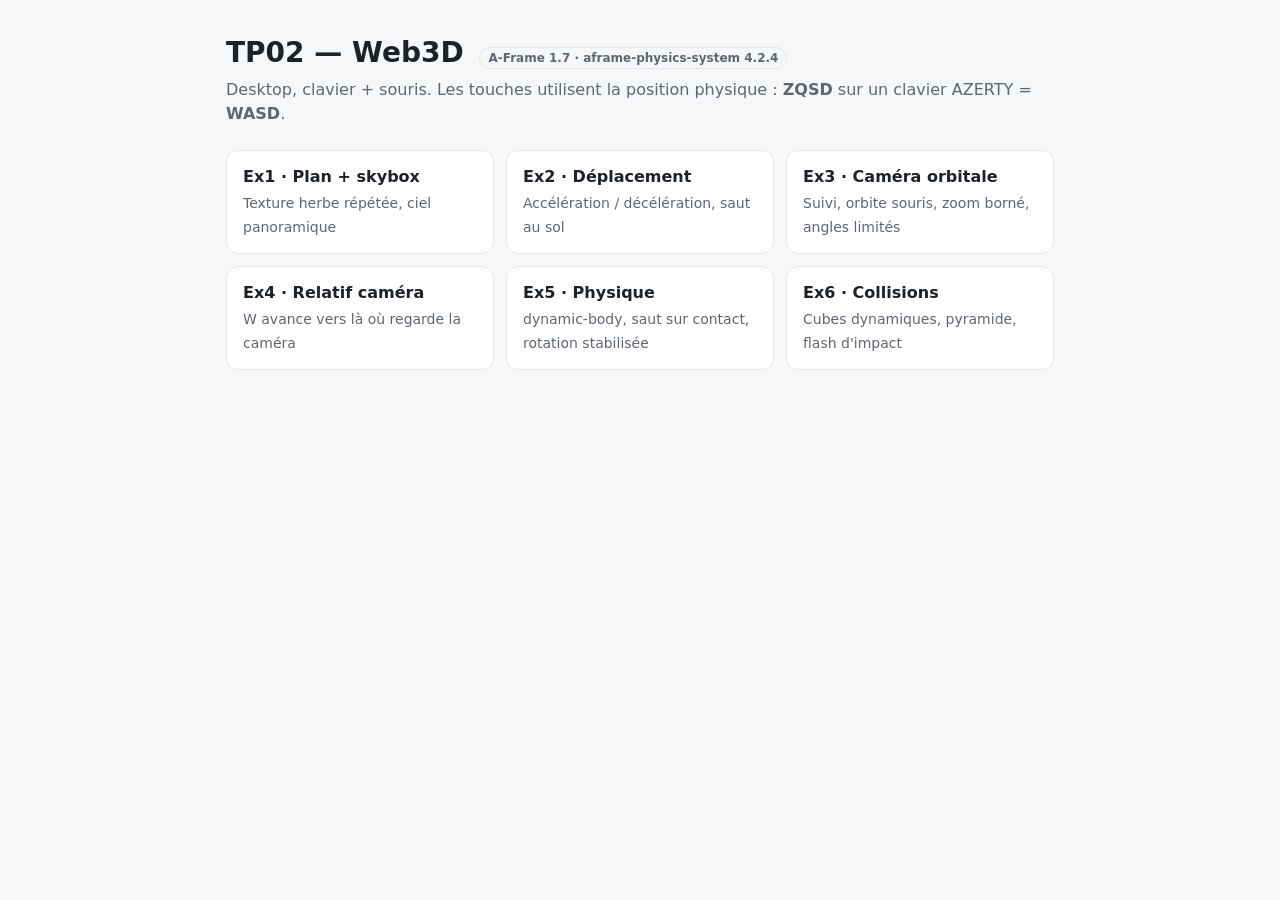
<file: index.html>
<!DOCTYPE html>
<html lang="fr">
<head>
  <meta charset="utf-8">
  <title>TP02 — Web3D</title>
  <meta name="viewport" content="width=device-width, initial-scale=1">
  <link rel="stylesheet" href="css/hub.css">
</head>
<body>
<main>
  <h1>TP02 — Web3D <span class="tag">A-Frame 1.7 · aframe-physics-system 4.2.4</span></h1>
  <p class="lead">Desktop, clavier + souris. Les touches utilisent la position physique : <b>ZQSD</b> sur un clavier AZERTY = <b>WASD</b>.</p>
  <div class="grid">
    <a class="card" href="ex1.html"><b>Ex1 · Plan + skybox</b><span>Texture herbe répétée, ciel panoramique</span></a>
    <a class="card" href="ex2.html"><b>Ex2 · Déplacement</b><span>Accélération / décélération, saut au sol</span></a>
    <a class="card" href="ex3.html"><b>Ex3 · Caméra orbitale</b><span>Suivi, orbite souris, zoom borné, angles limités</span></a>
    <a class="card" href="ex4.html"><b>Ex4 · Relatif caméra</b><span>W avance vers là où regarde la caméra</span></a>
    <a class="card" href="ex5.html"><b>Ex5 · Physique</b><span>dynamic-body, saut sur contact, rotation stabilisée</span></a>
    <a class="card" href="ex6.html"><b>Ex6 · Collisions</b><span>Cubes dynamiques, pyramide, flash d'impact</span></a>
  </div>
</main>
</body>
</html>
</file>
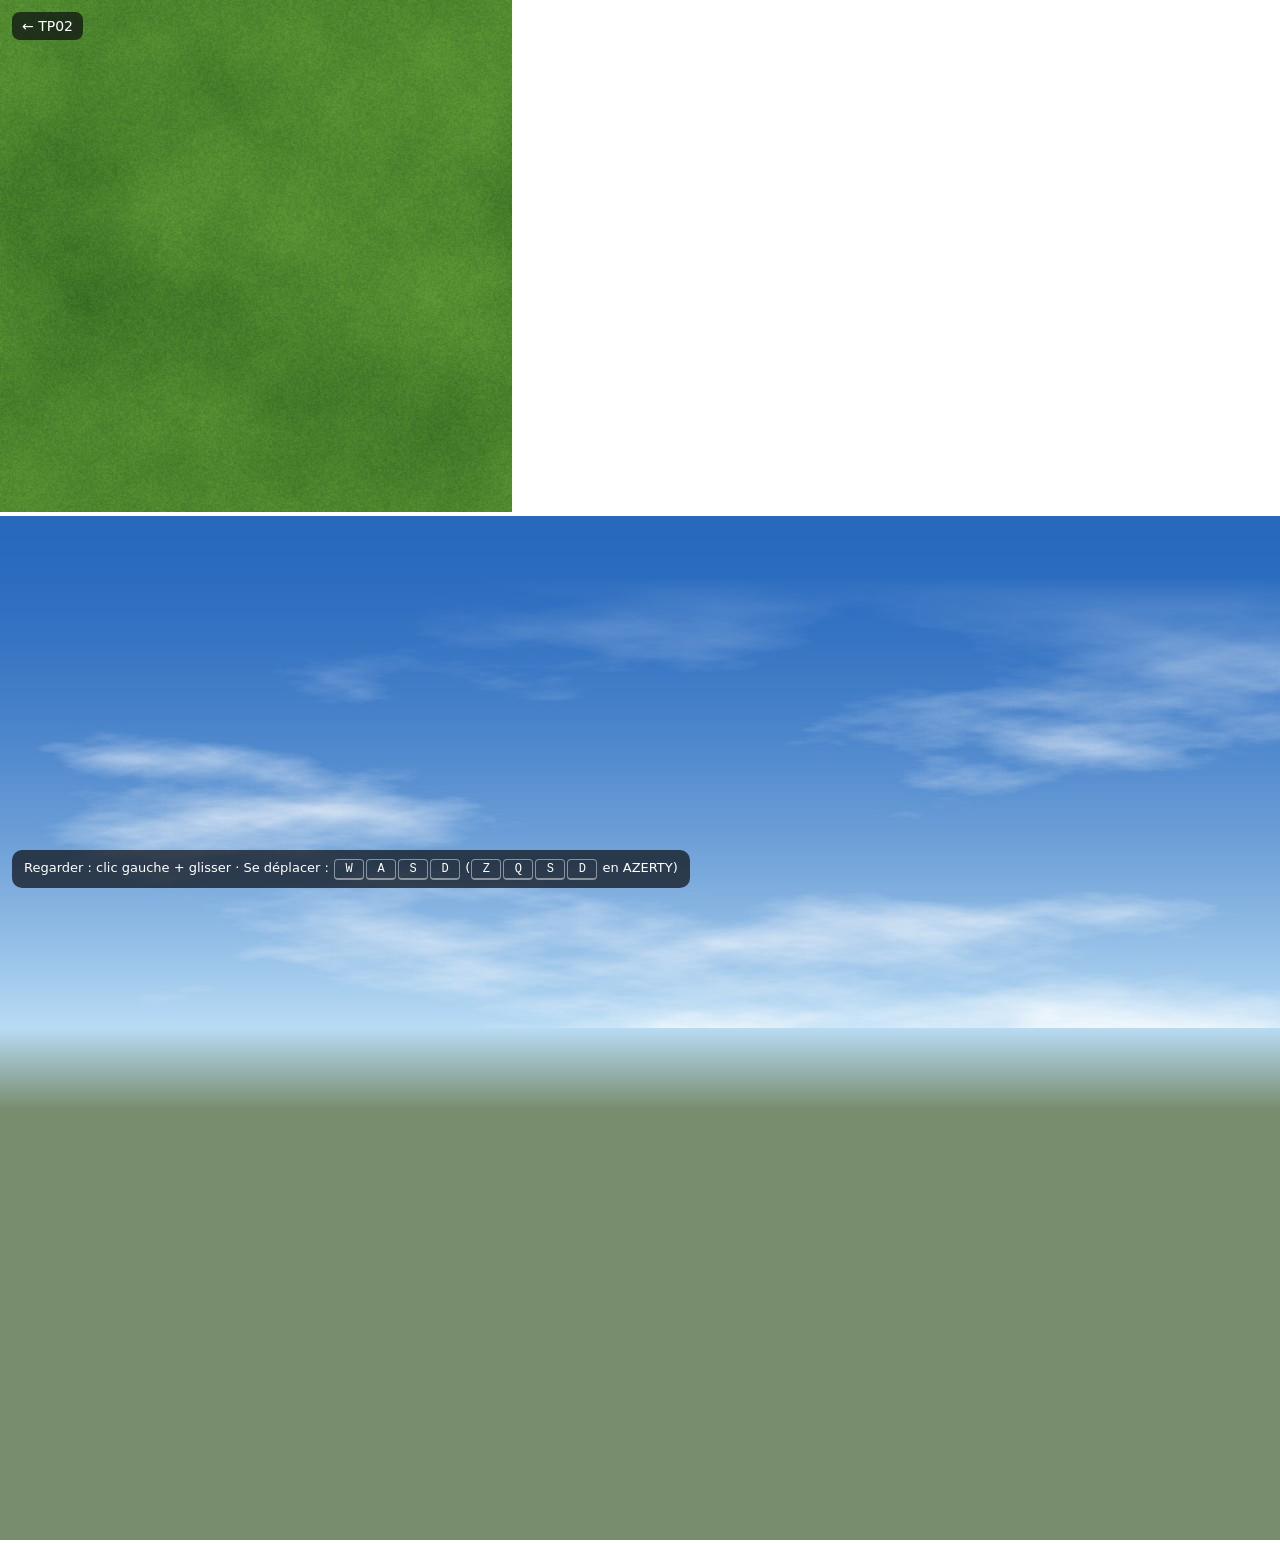
<file: ex1.html>
<!DOCTYPE html>
<html lang="fr">
<head>
  <meta charset="utf-8">
  <title>TP02 · Ex1 — Plan herbe + skybox</title>
  <meta name="viewport" content="width=device-width, initial-scale=1">
  <script src="https://aframe.io/releases/1.7.0/aframe.min.js"></script>
  <link rel="stylesheet" href="css/hud.css">
</head>
<body>
  <a class="back" href="./">← TP02</a>
  <div class="hud">Regarder : clic gauche + glisser · Se déplacer : <kbd>W</kbd><kbd>A</kbd><kbd>S</kbd><kbd>D</kbd> (<kbd>Z</kbd><kbd>Q</kbd><kbd>S</kbd><kbd>D</kbd> en AZERTY)</div>

  <a-scene renderer="antialias: true; anisotropy: 8">
    <!-- Préchargement des textures (asset management system) -->
    <a-assets>
      <img id="grass" src="assets/grass.jpg">
      <img id="sky" src="assets/sky.jpg">
    </a-assets>

    <!--
      Sol : plan horizontal (rotation -90° sur X) de 200 x 200 unités.
      repeat: 50 50 => la texture 512px est répétée 50 fois (1 tuile = 4 m) :
      sans repeat elle serait étirée et floue. La texture est "tileable" (sans couture).
    -->
    <a-plane rotation="-90 0 0" width="200" height="200"
             material="src: #grass; repeat: 50 50; roughness: 1"></a-plane>

    <!--
      Skybox : <a-sky> est une grande sphère inversée texturée par une image
      panoramique équirectangulaire (ratio 2:1).
    -->
    <a-sky src="#sky"></a-sky>

    <a-entity light="type: ambient; intensity: 0.6"></a-entity>
    <a-entity light="type: directional; intensity: 0.9" position="-5 10 4"></a-entity>

    <a-entity camera position="0 1.6 4" look-controls wasd-controls="acceleration: 40"></a-entity>
  </a-scene>
</body>
</html>
</file>
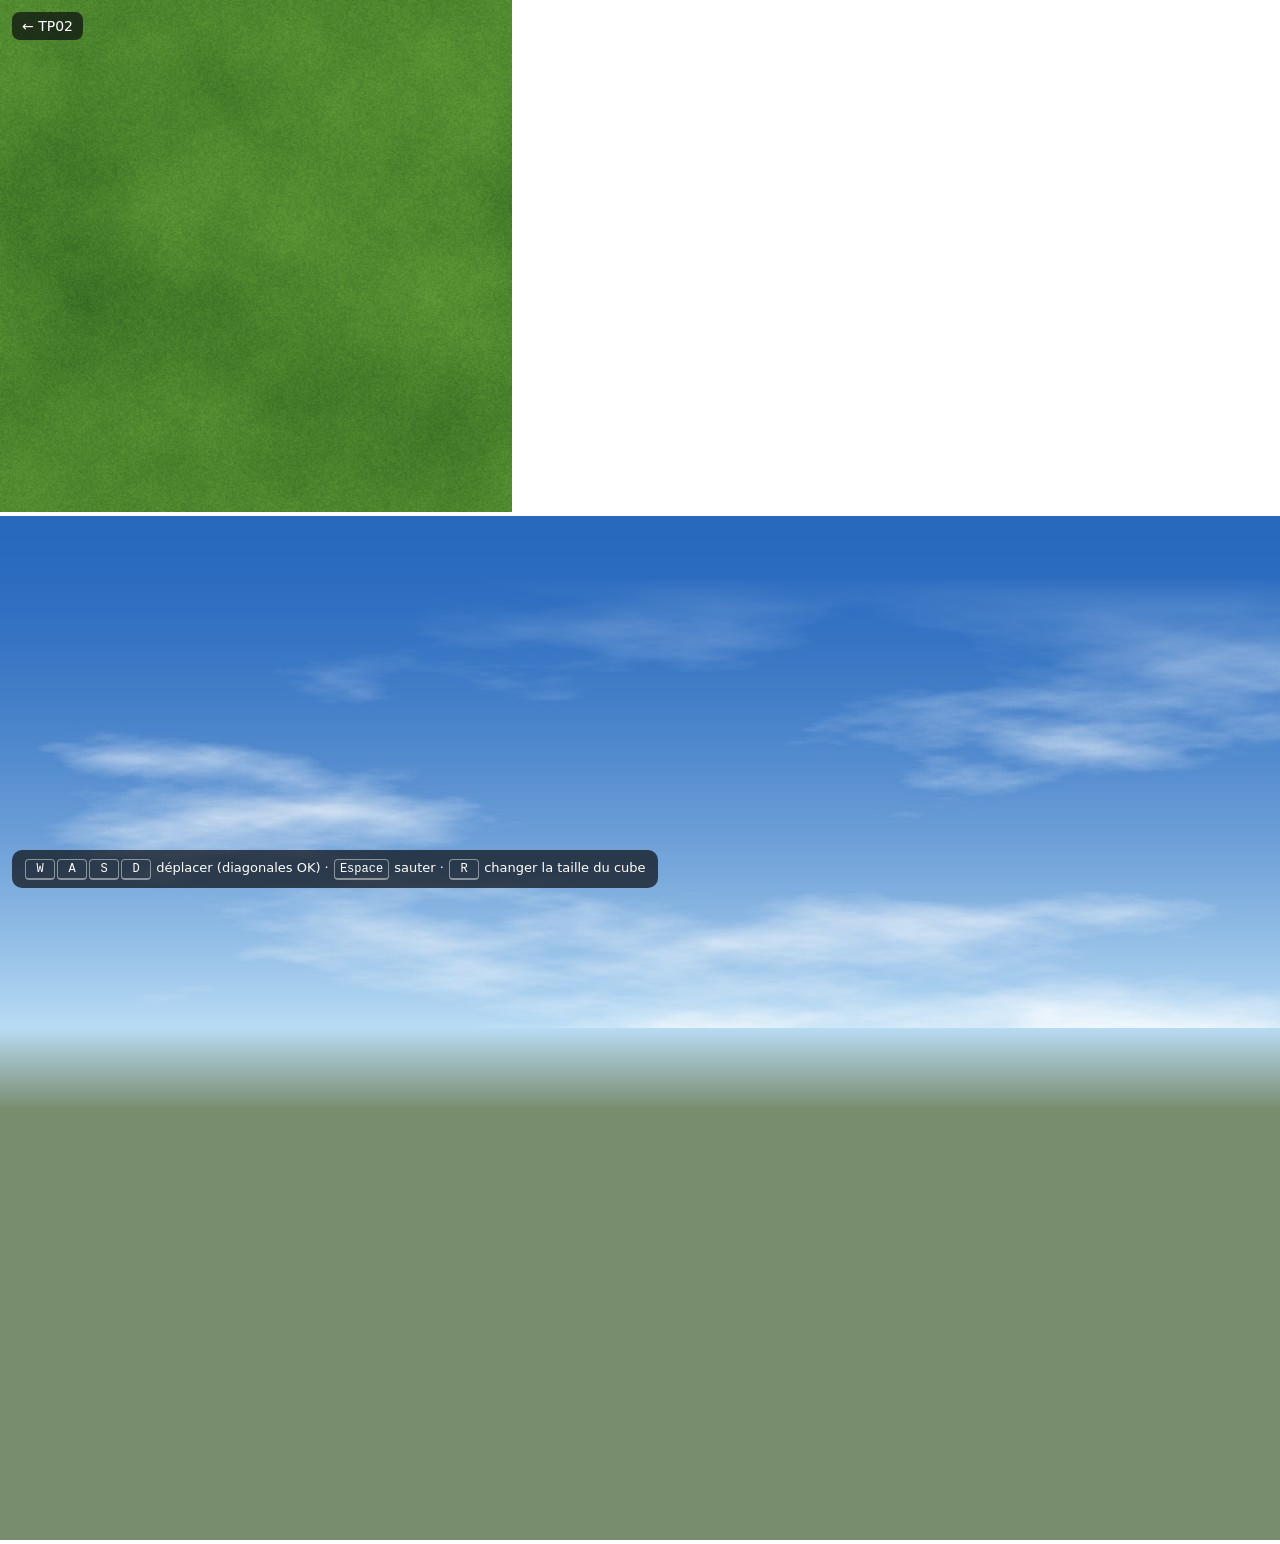
<file: ex2.html>
<!DOCTYPE html>
<html lang="fr">
<head>
  <meta charset="utf-8">
  <title>TP02 · Ex2 — Déplacement du cube</title>
  <meta name="viewport" content="width=device-width, initial-scale=1">
  <script src="https://aframe.io/releases/1.7.0/aframe.min.js"></script>
  <script src="js/components.js"></script>
  <link rel="stylesheet" href="css/hud.css">
</head>
<body>
  <a class="back" href="./">← TP02</a>
  <div class="hud">
    <kbd>W</kbd><kbd>A</kbd><kbd>S</kbd><kbd>D</kbd> déplacer (diagonales OK) · <kbd>Espace</kbd> sauter · <kbd>R</kbd> changer la taille du cube<br>
    <span class="stat" id="stat"></span>
  </div>

  <a-scene renderer="antialias: true; anisotropy: 8" shadow="type: pcfsoft">
    <a-assets>
      <img id="grass" src="assets/grass.jpg">
      <img id="sky" src="assets/sky.jpg">
    </a-assets>

    <a-plane rotation="-90 0 0" width="200" height="200"
             material="src: #grass; repeat: 50 50; roughness: 1" shadow="cast: false; receive: true"></a-plane>
    <a-sky src="#sky"></a-sky>
    <a-entity scenery></a-entity>

    <a-entity light="type: ambient; intensity: 0.55"></a-entity>
    <a-entity light="type: directional; intensity: 0.9; castShadow: true; shadowMapWidth: 2048; shadowMapHeight: 2048;
                     shadowCameraLeft: -30; shadowCameraRight: 30; shadowCameraTop: 30; shadowCameraBottom: -30"
              position="-8 15 6"></a-entity>

    <!--
      Le joueur. Pas besoin de régler y : player-move calcule la demi-hauteur
      (géométrie x échelle) et pose la face inférieure exactement sur le plan.
    -->
    <a-box id="player" color="#ff7043" shadow="cast: true; receive: false"
           player-move="speed: 6; accel: 18; decel: 12; jumpSpeed: 7.5; gravity: 22"></a-box>

    <!-- caméra fixe qui surplombe la zone -->
    <a-entity camera position="0 9 14" rotation="-32 0 0"
              look-controls="enabled: false" wasd-controls="enabled: false"></a-entity>
  </a-scene>

  <script>
    // R : cycle de tailles -> démontre que le cube reste posé sur le plan quelle que soit sa taille
    const sizes = [1, 2, 0.5, 1.5];
    let si = 0;
    const player = document.querySelector('#player');
    window.addEventListener('keydown', (e) => {
      if (e.code !== 'KeyR') return;
      const s = sizes[++si % sizes.length];
      player.setAttribute('geometry', { width: s, height: s, depth: s });
    });
    // petite ligne de debug : vitesse horizontale + état au sol
    const stat = document.querySelector('#stat');
    setInterval(() => {
      const c = player.components['player-move'];
      if (!c) return;
      stat.textContent = `vitesse ${Math.hypot(c.vel.x, c.vel.z).toFixed(2)} m/s · ${c.grounded ? 'au sol' : 'en l’air'} · taille ${(c.halfHeight * 2).toFixed(1)}`;
    }, 100);
  </script>
</body>
</html>
</file>
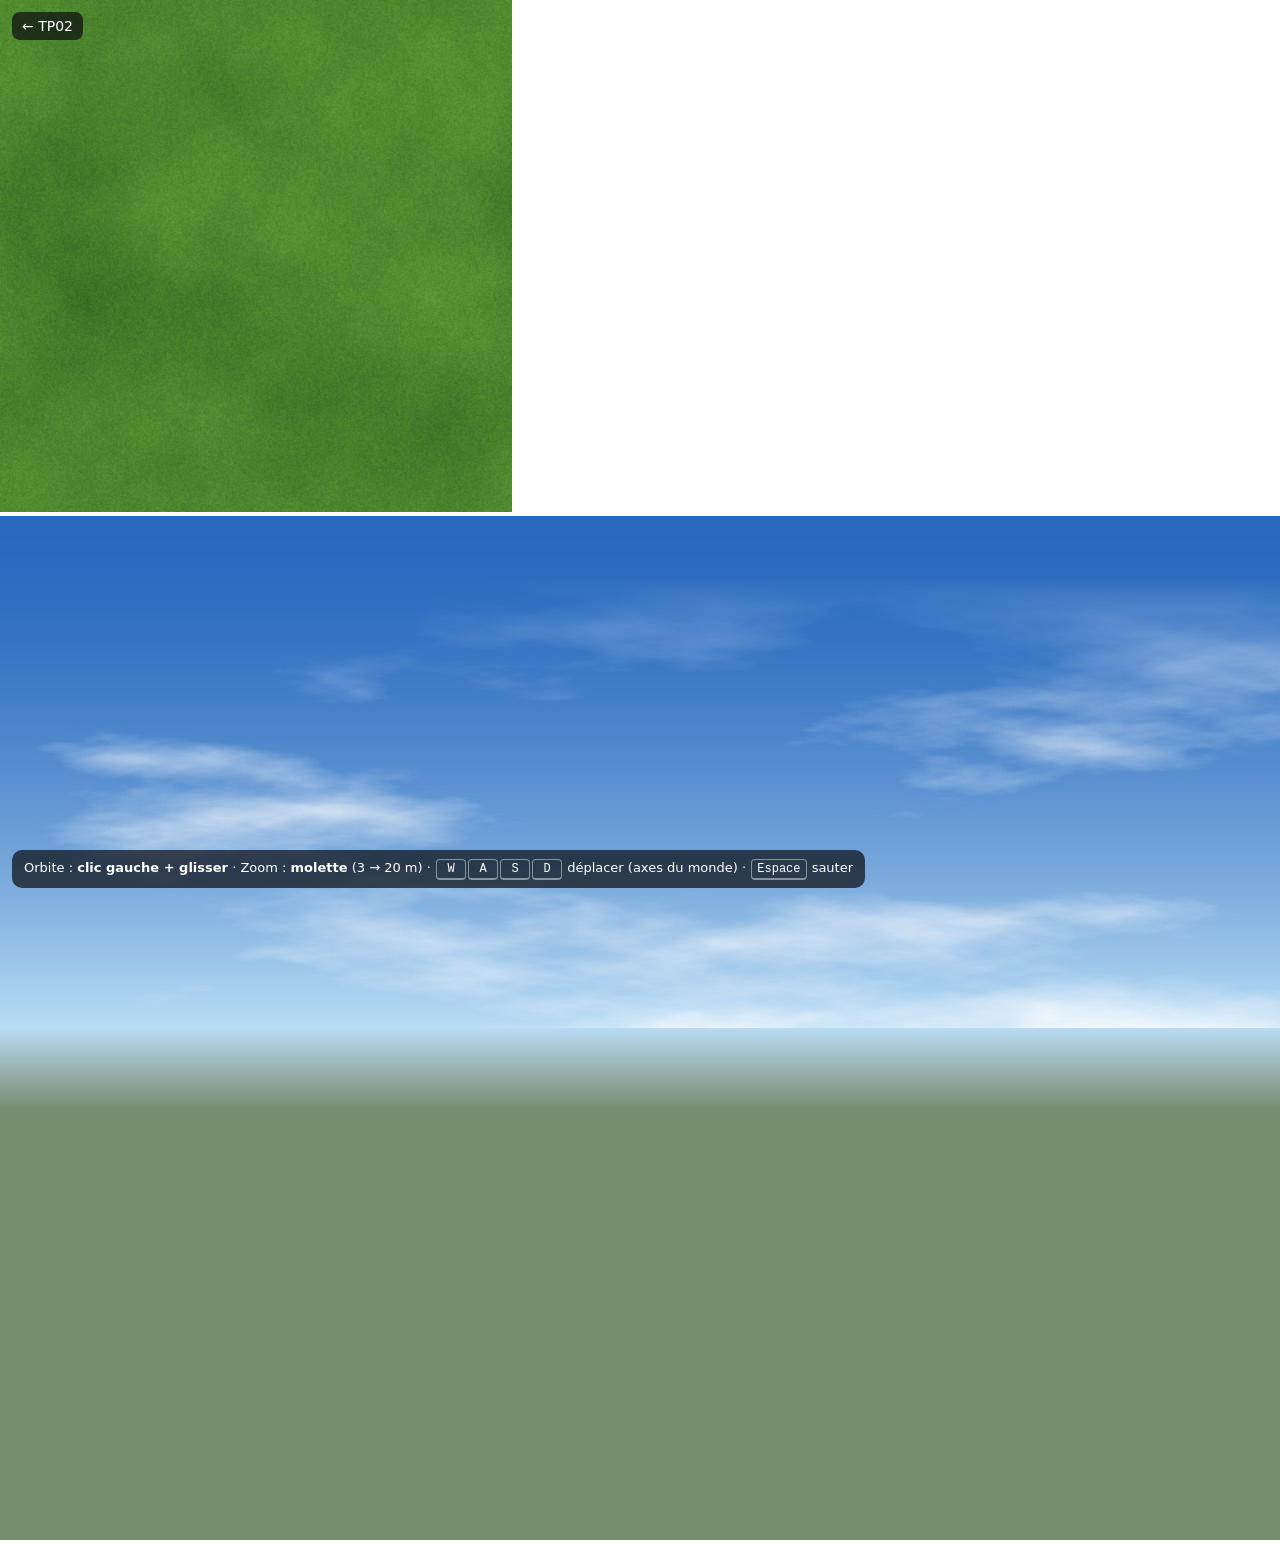
<file: ex3.html>
<!DOCTYPE html>
<html lang="fr">
<head>
  <meta charset="utf-8">
  <title>TP02 · Ex3 — Caméra orbitale</title>
  <meta name="viewport" content="width=device-width, initial-scale=1">
  <script src="https://aframe.io/releases/1.7.0/aframe.min.js"></script>
  <script src="js/components.js"></script>
  <link rel="stylesheet" href="css/hud.css">
</head>
<body>
  <a class="back" href="./">← TP02</a>
  <div class="hud">
    Orbite : <b>clic gauche + glisser</b> · Zoom : <b>molette</b> (3 → 20 m) · <kbd>W</kbd><kbd>A</kbd><kbd>S</kbd><kbd>D</kbd> déplacer (axes du monde) · <kbd>Espace</kbd> sauter<br>
    <span class="stat" id="stat"></span>
  </div>

  <a-scene renderer="antialias: true; anisotropy: 8" shadow="type: pcfsoft">
    <a-assets>
      <img id="grass" src="assets/grass.jpg">
      <img id="sky" src="assets/sky.jpg">
    </a-assets>

    <a-plane rotation="-90 0 0" width="200" height="200"
             material="src: #grass; repeat: 50 50; roughness: 1" shadow="cast: false; receive: true"></a-plane>
    <a-sky src="#sky"></a-sky>
    <a-entity scenery></a-entity>

    <a-entity light="type: ambient; intensity: 0.55"></a-entity>
    <a-entity light="type: directional; intensity: 0.9; castShadow: true; shadowMapWidth: 2048; shadowMapHeight: 2048;
                     shadowCameraLeft: -30; shadowCameraRight: 30; shadowCameraTop: 30; shadowCameraBottom: -30"
              position="-8 15 6"></a-entity>

    <a-box id="player" color="#ff7043" shadow="cast: true; receive: false" player-move></a-box>

    <!--
      Caméra orbitale :
      - suit le joueur (lissage exponentiel, distance constante)
      - orbite au clic gauche, zoom à la molette avec bornes min/max
      - élévation bornée entre 5° (jamais sous le plan) et 89° (≤ 90°, jamais "derrière" le zénith)
      look-controls / wasd-controls désactivés : c'est orbit-follow qui pilote la caméra.
    -->
    <a-entity id="cam" camera look-controls="enabled: false" wasd-controls="enabled: false"
              orbit-follow="target: #player; distance: 9; minDistance: 3; maxDistance: 20;
                            minPolar: 5; maxPolar: 89; elevation: 25; damping: 10"></a-entity>
  </a-scene>

  <script>
    const stat = document.querySelector('#stat');
    setInterval(() => {
      const o = document.querySelector('#cam').components['orbit-follow'];
      if (!o) return;
      const deg = THREE.MathUtils.radToDeg;
      stat.textContent = `azimut ${deg(o.cur.theta).toFixed(0)}° · élévation ${deg(o.cur.phi).toFixed(0)}° · distance ${o.cur.r.toFixed(1)} m`;
    }, 100);
  </script>
</body>
</html>
</file>
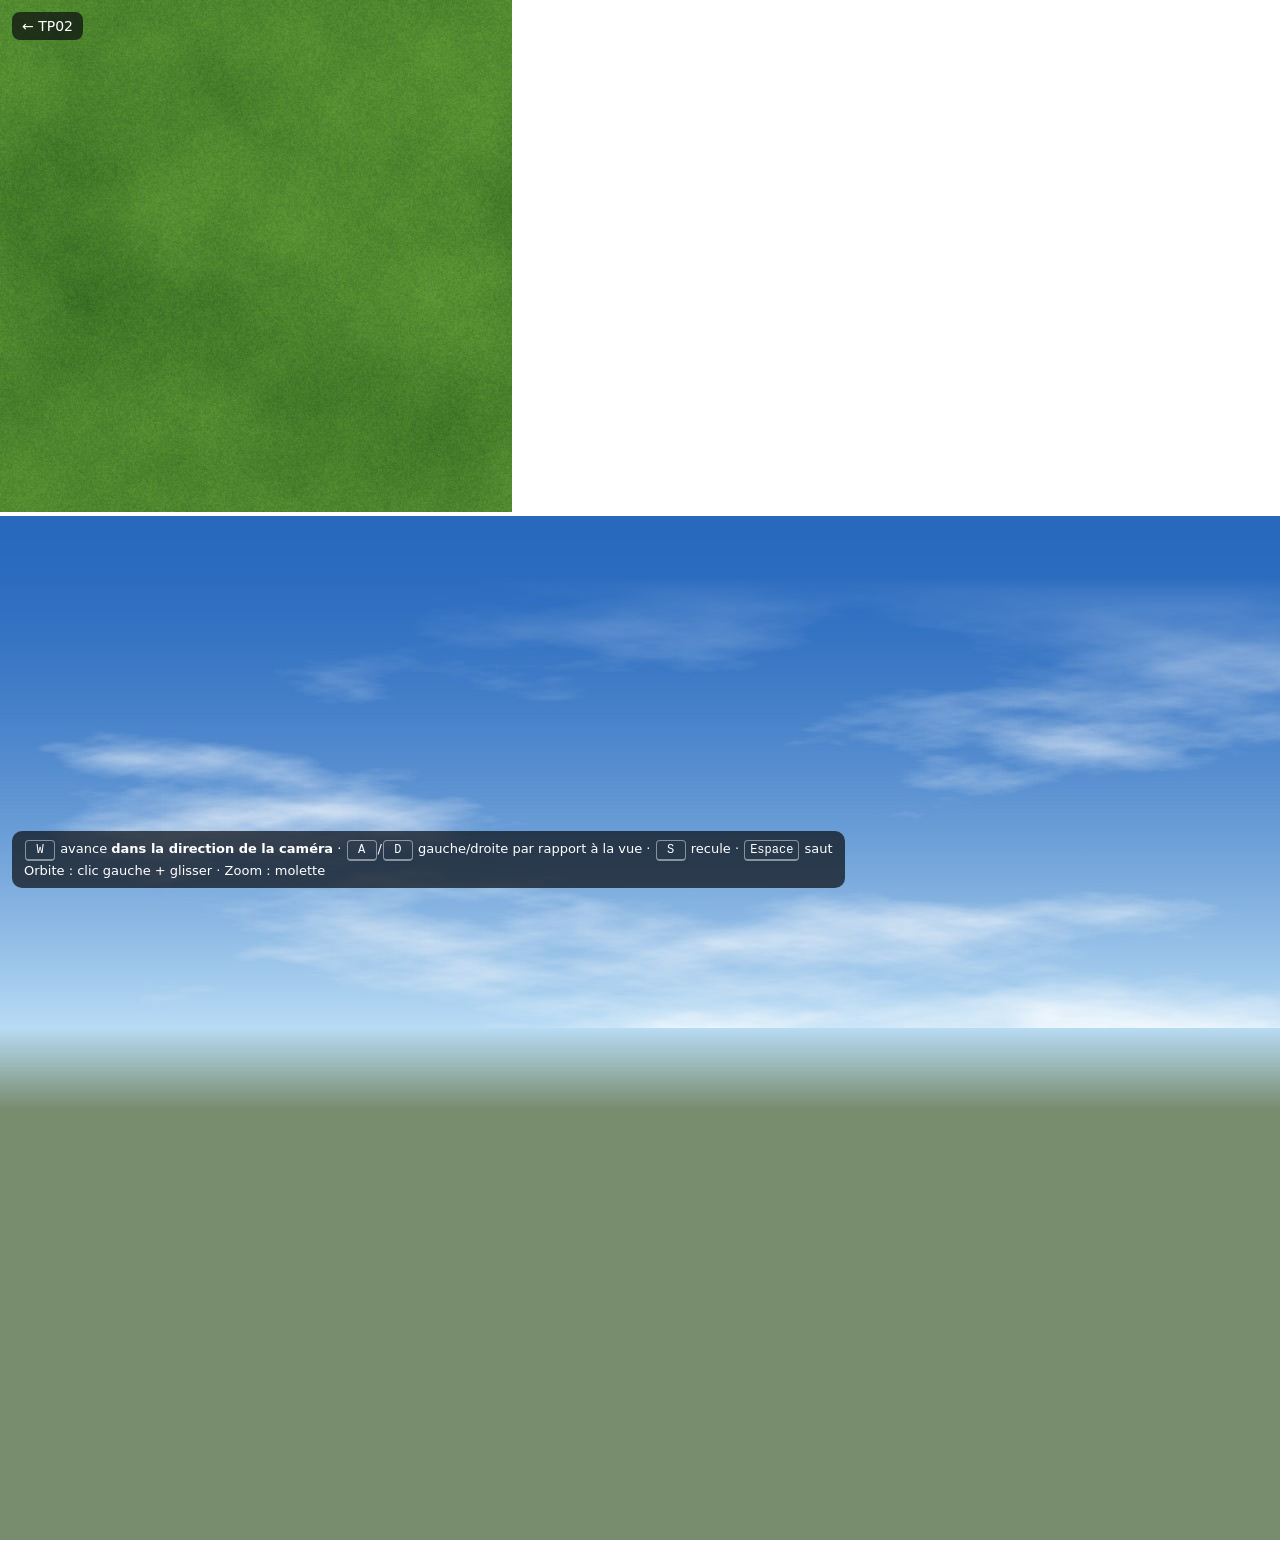
<file: ex4.html>
<!DOCTYPE html>
<html lang="fr">
<head>
  <meta charset="utf-8">
  <title>TP02 · Ex4 — Déplacement relatif à la caméra</title>
  <meta name="viewport" content="width=device-width, initial-scale=1">
  <script src="https://aframe.io/releases/1.7.0/aframe.min.js"></script>
  <script src="js/components.js"></script>
  <link rel="stylesheet" href="css/hud.css">
</head>
<body>
  <a class="back" href="./">← TP02</a>
  <div class="hud">
    <kbd>W</kbd> avance <b>dans la direction de la caméra</b> · <kbd>A</kbd>/<kbd>D</kbd> gauche/droite par rapport à la vue · <kbd>S</kbd> recule · <kbd>Espace</kbd> saut<br>
    Orbite : clic gauche + glisser · Zoom : molette
  </div>

  <a-scene renderer="antialias: true; anisotropy: 8" shadow="type: pcfsoft">
    <a-assets>
      <img id="grass" src="assets/grass.jpg">
      <img id="sky" src="assets/sky.jpg">
    </a-assets>

    <a-plane rotation="-90 0 0" width="200" height="200"
             material="src: #grass; repeat: 50 50; roughness: 1" shadow="cast: false; receive: true"></a-plane>
    <a-sky src="#sky"></a-sky>
    <a-entity scenery></a-entity>

    <a-entity light="type: ambient; intensity: 0.55"></a-entity>
    <a-entity light="type: directional; intensity: 0.9; castShadow: true; shadowMapWidth: 2048; shadowMapHeight: 2048;
                     shadowCameraLeft: -30; shadowCameraRight: 30; shadowCameraTop: 30; shadowCameraBottom: -30"
              position="-8 15 6"></a-entity>

    <!--
      Seule différence avec l'Ex3 : player-move reçoit camera: #cam.
      "Avant" = vecteur caméra -> joueur projeté sur le sol (Y = 0) puis normalisé,
      "droite" = avant x haut. Les touches sont combinées dans ce repère.
    -->
    <a-box id="player" color="#ff7043" shadow="cast: true; receive: false" player-move="camera: #cam"></a-box>

    <a-entity id="cam" camera look-controls="enabled: false" wasd-controls="enabled: false"
              orbit-follow="target: #player; distance: 9; elevation: 25"></a-entity>
  </a-scene>
</body>
</html>
</file>
<file: css/hub.css>
:root {
  --bg: #f6f7f9; --fg: #1d2129; --muted: #5f6673; --card: #fff; --line: #e3e6eb; --accent: #2f6fde;
}
@media (prefers-color-scheme: dark) {
  :root { --bg: #14161a; --fg: #e8eaed; --muted: #9aa0a9; --card: #1d2026; --line: #2c3038; --accent: #7aa7ff; }
}
* { box-sizing: border-box; }
body { margin: 0; background: var(--bg); color: var(--fg); font: 16px/1.5 system-ui, -apple-system, "Segoe UI", sans-serif; }
main { max-width: 860px; margin: 0 auto; padding: 32px 16px 64px; }
h1 { font-size: 28px; margin: 0 0 4px; }
h2 { font-size: 18px; margin: 32px 0 12px; }
p.lead { color: var(--muted); margin: 0 0 24px; }
a { color: var(--accent); }
.grid { display: grid; grid-template-columns: repeat(auto-fill, minmax(240px, 1fr)); gap: 12px; }
.card {
  display: block; padding: 14px 16px; border: 1px solid var(--line); border-radius: 12px;
  background: var(--card); color: inherit; text-decoration: none;
}
.card:hover { border-color: var(--accent); }
.card b { display: block; margin-bottom: 2px; }
.card span { color: var(--muted); font-size: 14px; }
.tag { display: inline-block; font-size: 12px; padding: 1px 8px; border-radius: 999px; border: 1px solid var(--line); color: var(--muted); margin-left: 6px; }
code { font-size: 14px; }
.crumb { font-size: 14px; margin-bottom: 16px; display: inline-block; }
</file>
<file: css/hud.css>
body { margin: 0; overflow: hidden; font-family: system-ui, -apple-system, "Segoe UI", sans-serif; }
.hud {
  position: fixed; left: 12px; bottom: 12px; z-index: 10; max-width: calc(100vw - 24px);
  background: rgba(10, 12, 16, .7); color: #fff; font-size: 13px; line-height: 1.5;
  padding: 8px 12px; border-radius: 10px; pointer-events: none;
}
.hud kbd {
  display: inline-block; min-width: 18px; text-align: center; padding: 0 5px; margin: 0 1px;
  border: 1px solid rgba(255,255,255,.45); border-bottom-width: 2px; border-radius: 4px; font: 12px/18px ui-monospace, monospace;
}
.hud .stat { opacity: .75; font-family: ui-monospace, monospace; }
.back {
  position: fixed; top: 12px; left: 12px; z-index: 10; color: #fff; text-decoration: none;
  background: rgba(10, 12, 16, .7); padding: 6px 10px; border-radius: 8px; font-size: 14px;
}
</file>
